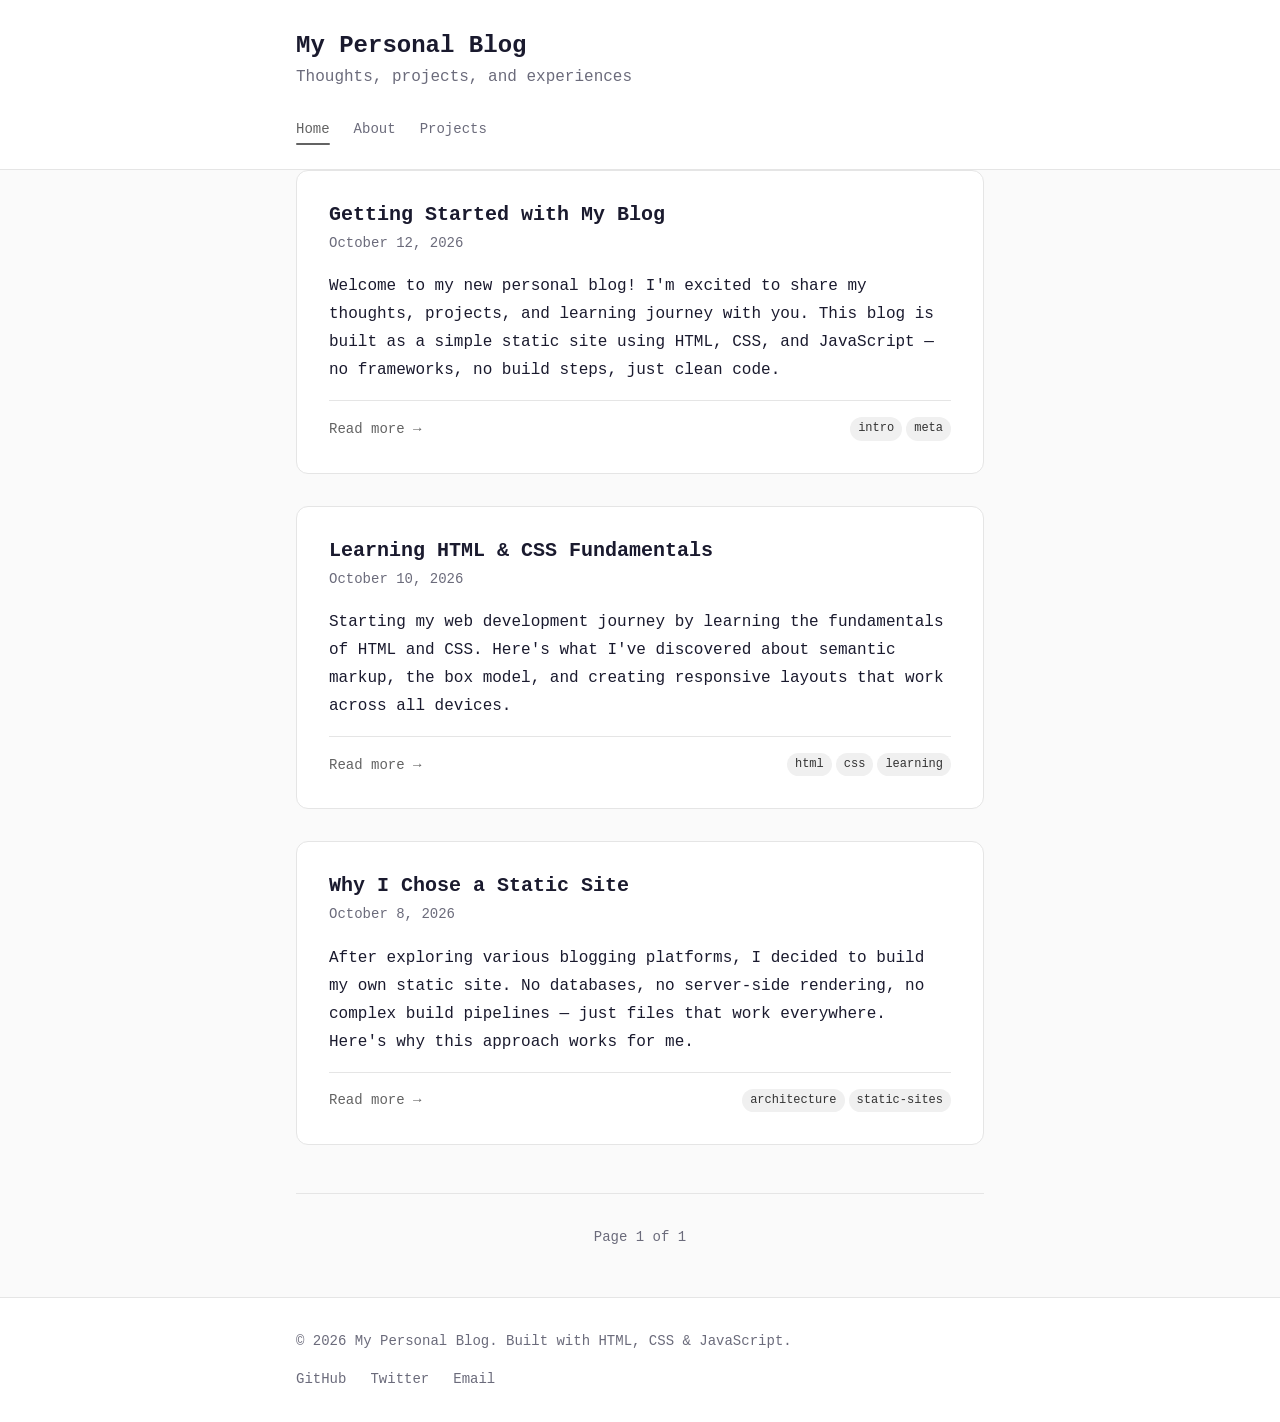
<file: index.html>
<!DOCTYPE html>
<html lang="en">
<head>
    <meta charset="UTF-8">
    <meta name="viewport" content="width=device-width, initial-scale=1.0">
    <meta name="description" content="Personal blog - thoughts, projects, and experiences">
    <title>0ufoc</title>
    <link rel="preconnect" href="https://fonts.googleapis.com">
    <link rel="preconnect" href="https://fonts.gstatic.com" crossorigin>
    <link href="https://fonts.googleapis.com/css2?family=JetBrains+Mono:wght@400;500;700&display=swap" rel="stylesheet">
    <link rel="stylesheet" href="styles.css">
</head>
<body>
    <script src="script.js" defer></script>
    <header class="site-header">
        <div class="container">
            <h1 class="site-title"><a href="index.html">My Personal Blog</a></h1>
            <p class="site-tagline">Thoughts, projects, and experiences</p>
            <nav class="site-nav">
                <a href="index.html" class="active">Home</a>
                <a href="about.html">About</a>
                <a href="projects.html">Projects</a>
            </nav>
        </div>
    </header>

    <main class="container">
        <section class="posts">
            <article class="post-card">
                <header class="post-header">
                    <h2 class="post-title"><a href="posts/first-post.html">Getting Started with My Blog</a></h2>
                    <time class="post-date" datetime="2026-10-12">October 12, 2026</time>
                </header>
                <div class="post-excerpt">
                    <p>Welcome to my new personal blog! I'm excited to share my thoughts, projects, and learning journey with you. This blog is built as a simple static site using HTML, CSS, and JavaScript — no frameworks, no build steps, just clean code.</p>
                </div>
                <footer class="post-footer">
                    <a href="posts/first-post.html" class="read-more">Read more →</a>
                    <span class="post-tags">
                        <span class="tag">intro</span>
                        <span class="tag">meta</span>
                    </span>
                </footer>
            </article>

            <article class="post-card">
                <header class="post-header">
                    <h2 class="post-title"><a href="posts/learning-html-css.html">Learning HTML & CSS Fundamentals</a></h2>
                    <time class="post-date" datetime="2026-10-10">October 10, 2026</time>
                </header>
                <div class="post-excerpt">
                    <p>Starting my web development journey by learning the fundamentals of HTML and CSS. Here's what I've discovered about semantic markup, the box model, and creating responsive layouts that work across all devices.</p>
                </div>
                <footer class="post-footer">
                    <a href="posts/learning-html-css.html" class="read-more">Read more →</a>
                    <span class="post-tags">
                        <span class="tag">html</span>
                        <span class="tag">css</span>
                        <span class="tag">learning</span>
                    </span>
                </footer>
            </article>

            <article class="post-card">
                <header class="post-header">
                    <h2 class="post-title"><a href="posts/static-site-generators.html">Why I Chose a Static Site</a></h2>
                    <time class="post-date" datetime="2026-10-08">October 8, 2026</time>
                </header>
                <div class="post-excerpt">
                    <p>After exploring various blogging platforms, I decided to build my own static site. No databases, no server-side rendering, no complex build pipelines — just files that work everywhere. Here's why this approach works for me.</p>
                </div>
                <footer class="post-footer">
                    <a href="posts/static-site-generators.html" class="read-more">Read more →</a>
                    <span class="post-tags">
                        <span class="tag">architecture</span>
                        <span class="tag">static-sites</span>
                    </span>
                </footer>
            </article>
        </section>

        <nav class="pagination">
            <span class="page-info">Page 1 of 1</span>
        </nav>
    </main>

    <footer class="site-footer">
        <div class="container">
            <p>&copy; 2026 My Personal Blog. Built with HTML, CSS & JavaScript.</p>
            <nav class="footer-nav">
                <a href="https://github.com" target="_blank" rel="noopener">GitHub</a>
                <a href="https://twitter.com" target="_blank" rel="noopener">Twitter</a>
                <a href="mailto:hello@example.com">Email</a>
            </nav>
        </div>
    </footer>
</body>
</html>
</file>
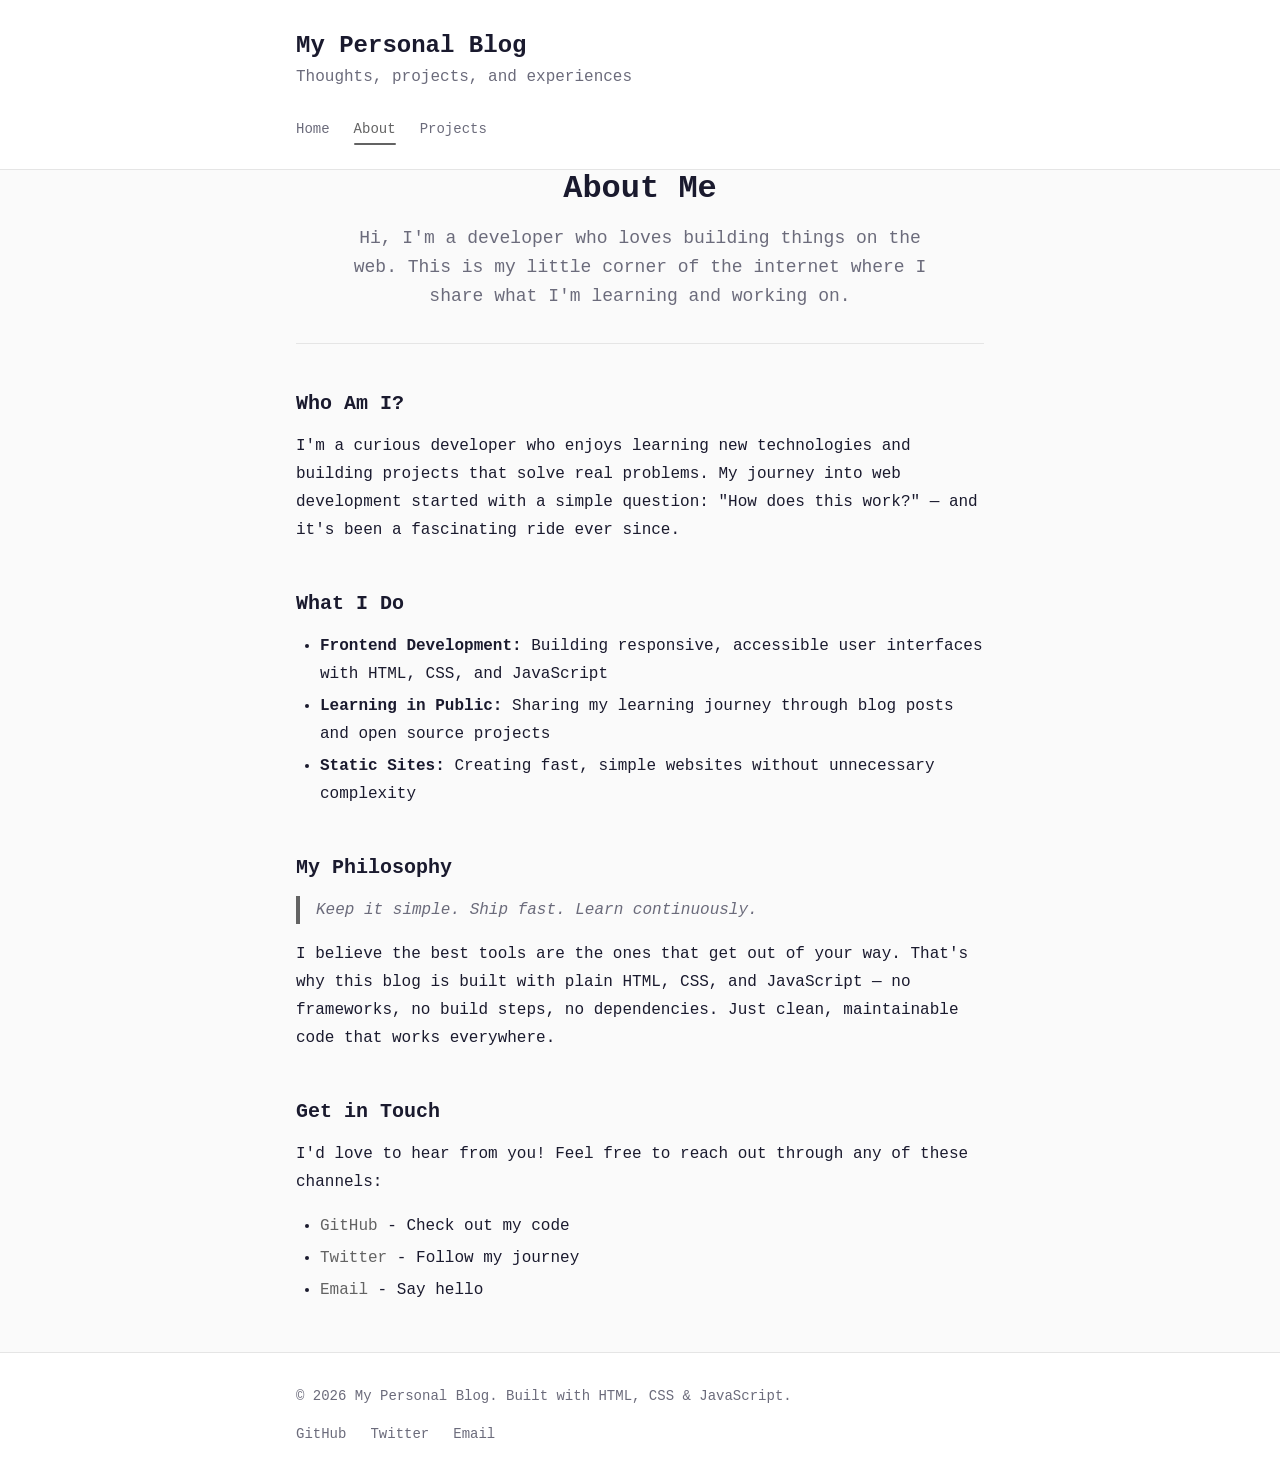
<file: about.html>
<!DOCTYPE html>
<html lang="en">
<head>
    <meta charset="UTF-8">
    <meta name="viewport" content="width=device-width, initial-scale=1.0">
    <meta name="description" content="About me - who I am and what I do">
    <title>0ufoc</title>
    <link rel="preconnect" href="https://fonts.googleapis.com">
    <link rel="preconnect" href="https://fonts.gstatic.com" crossorigin>
    <link href="https://fonts.googleapis.com/css2?family=JetBrains+Mono:wght@400;500;700&display=swap" rel="stylesheet">
    <link rel="stylesheet" href="styles.css">
</head>
<body>
    <script src="script.js" defer></script>
    <header class="site-header">
        <div class="container">
            <h1 class="site-title"><a href="index.html">My Personal Blog</a></h1>
            <p class="site-tagline">Thoughts, projects, and experiences</p>
            <nav class="site-nav">
                <a href="index.html">Home</a>
                <a href="about.html" class="active">About</a>
                <a href="projects.html">Projects</a>
            </nav>
        </div>
    </header>

    <main class="container">
        <header class="page-header">
            <h1 class="page-title">About Me</h1>
            <p class="page-description">Hi, I'm a developer who loves building things on the web. This is my little corner of the internet where I share what I'm learning and working on.</p>
        </header>

        <article class="article-content">
            <h2>Who Am I?</h2>
            <p>I'm a curious developer who enjoys learning new technologies and building projects that solve real problems. My journey into web development started with a simple question: "How does this work?" — and it's been a fascinating ride ever since.</p>

            <h2>What I Do</h2>
            <ul>
                <li><strong>Frontend Development:</strong> Building responsive, accessible user interfaces with HTML, CSS, and JavaScript</li>
                <li><strong>Learning in Public:</strong> Sharing my learning journey through blog posts and open source projects</li>
                <li><strong>Static Sites:</strong> Creating fast, simple websites without unnecessary complexity</li>
            </ul>

            <h2>My Philosophy</h2>
            <blockquote>
                Keep it simple. Ship fast. Learn continuously.
            </blockquote>

            <p>I believe the best tools are the ones that get out of your way. That's why this blog is built with plain HTML, CSS, and JavaScript — no frameworks, no build steps, no dependencies. Just clean, maintainable code that works everywhere.</p>

            <h2>Get in Touch</h2>
            <p>I'd love to hear from you! Feel free to reach out through any of these channels:</p>
            <ul>
                <li><a href="https://github.com" target="_blank" rel="noopener">GitHub</a> - Check out my code</li>
                <li><a href="https://twitter.com" target="_blank" rel="noopener">Twitter</a> - Follow my journey</li>
                <li><a href="mailto:hello@example.com">Email</a> - Say hello</li>
            </ul>
        </article>
    </main>

    <footer class="site-footer">
        <div class="container">
            <p>&copy; 2026 My Personal Blog. Built with HTML, CSS & JavaScript.</p>
            <nav class="footer-nav">
                <a href="https://github.com" target="_blank" rel="noopener">GitHub</a>
                <a href="https://twitter.com" target="_blank" rel="noopener">Twitter</a>
                <a href="mailto:hello@example.com">Email</a>
            </nav>
        </div>
    </footer>
</body>
</html>
</file>
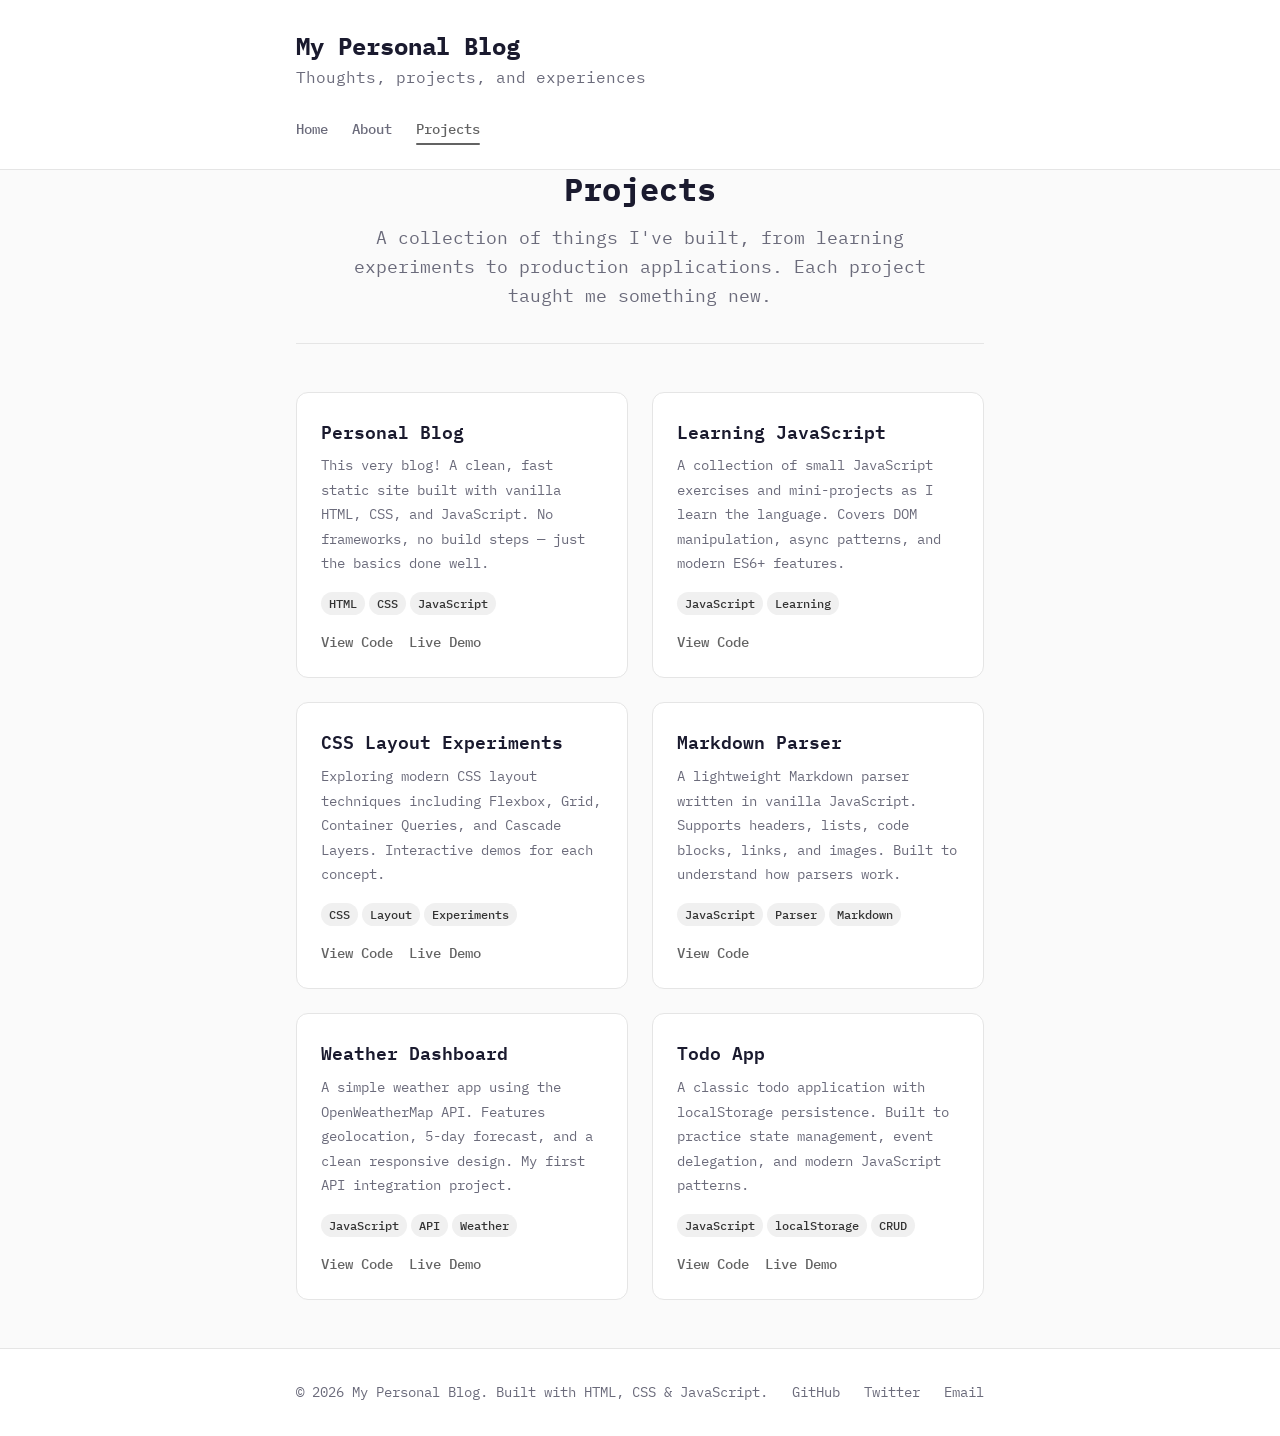
<file: projects.html>
<!DOCTYPE html>
<html lang="en">
<head>
    <meta charset="UTF-8">
    <meta name="viewport" content="width=device-width, initial-scale=1.0">
    <meta name="description" content="My projects - things I've built and am working on">
    <title>0ufoc</title>
    <link rel="preconnect" href="https://fonts.googleapis.com">
    <link rel="preconnect" href="https://fonts.gstatic.com" crossorigin>
    <link href="https://fonts.googleapis.com/css2?family=IBM+Plex+Mono:wght@400;500;600;700&display=swap" rel="stylesheet">
    <link rel="stylesheet" href="styles.css">
</head>
<body>
    <script src="script.js" defer></script>
    <header class="site-header">
        <div class="container">
            <h1 class="site-title"><a href="index.html">My Personal Blog</a></h1>
            <p class="site-tagline">Thoughts, projects, and experiences</p>
            <nav class="site-nav">
                <a href="index.html">Home</a>
                <a href="about.html">About</a>
                <a href="projects.html" class="active">Projects</a>
            </nav>
        </div>
    </header>

    <main class="container">
        <header class="page-header">
            <h1 class="page-title">Projects</h1>
            <p class="page-description">A collection of things I've built, from learning experiments to production applications. Each project taught me something new.</p>
        </header>

        <div class="project-grid">
            <article class="project-card">
                <h3 class="project-title">Personal Blog</h3>
                <p class="project-description">This very blog! A clean, fast static site built with vanilla HTML, CSS, and JavaScript. No frameworks, no build steps — just the basics done well.</p>
                <div class="project-tags">
                    <span class="tag">HTML</span>
                    <span class="tag">CSS</span>
                    <span class="tag">JavaScript</span>
                </div>
                <div class="project-links">
                    <a href="https://github.com" target="_blank" rel="noopener">View Code</a>
                    <a href="index.html">Live Demo</a>
                </div>
            </article>

            <article class="project-card">
                <h3 class="project-title">Learning JavaScript</h3>
                <p class="project-description">A collection of small JavaScript exercises and mini-projects as I learn the language. Covers DOM manipulation, async patterns, and modern ES6+ features.</p>
                <div class="project-tags">
                    <span class="tag">JavaScript</span>
                    <span class="tag">Learning</span>
                </div>
                <div class="project-links">
                    <a href="https://github.com" target="_blank" rel="noopener">View Code</a>
                </div>
            </article>

            <article class="project-card">
                <h3 class="project-title">CSS Layout Experiments</h3>
                <p class="project-description">Exploring modern CSS layout techniques including Flexbox, Grid, Container Queries, and Cascade Layers. Interactive demos for each concept.</p>
                <div class="project-tags">
                    <span class="tag">CSS</span>
                    <span class="tag">Layout</span>
                    <span class="tag">Experiments</span>
                </div>
                <div class="project-links">
                    <a href="https://github.com" target="_blank" rel="noopener">View Code</a>
                    <a href="#" target="_blank" rel="noopener">Live Demo</a>
                </div>
            </article>

            <article class="project-card">
                <h3 class="project-title">Markdown Parser</h3>
                <p class="project-description">A lightweight Markdown parser written in vanilla JavaScript. Supports headers, lists, code blocks, links, and images. Built to understand how parsers work.</p>
                <div class="project-tags">
                    <span class="tag">JavaScript</span>
                    <span class="tag">Parser</span>
                    <span class="tag">Markdown</span>
                </div>
                <div class="project-links">
                    <a href="https://github.com" target="_blank" rel="noopener">View Code</a>
                </div>
            </article>

            <article class="project-card">
                <h3 class="project-title">Weather Dashboard</h3>
                <p class="project-description">A simple weather app using the OpenWeatherMap API. Features geolocation, 5-day forecast, and a clean responsive design. My first API integration project.</p>
                <div class="project-tags">
                    <span class="tag">JavaScript</span>
                    <span class="tag">API</span>
                    <span class="tag">Weather</span>
                </div>
                <div class="project-links">
                    <a href="https://github.com" target="_blank" rel="noopener">View Code</a>
                    <a href="#" target="_blank" rel="noopener">Live Demo</a>
                </div>
            </article>

            <article class="project-card">
                <h3 class="project-title">Todo App</h3>
                <p class="project-description">A classic todo application with localStorage persistence. Built to practice state management, event delegation, and modern JavaScript patterns.</p>
                <div class="project-tags">
                    <span class="tag">JavaScript</span>
                    <span class="tag">localStorage</span>
                    <span class="tag">CRUD</span>
                </div>
                <div class="project-links">
                    <a href="https://github.com" target="_blank" rel="noopener">View Code</a>
                    <a href="#" target="_blank" rel="noopener">Live Demo</a>
                </div>
            </article>
        </div>
    </main>

    <footer class="site-footer">
        <div class="container">
            <p>&copy; 2026 My Personal Blog. Built with HTML, CSS & JavaScript.</p>
            <nav class="footer-nav">
                <a href="https://github.com" target="_blank" rel="noopener">GitHub</a>
                <a href="https://twitter.com" target="_blank" rel="noopener">Twitter</a>
                <a href="mailto:hello@example.com">Email</a>
            </nav>
        </div>
    </footer>
</body>
</html>
</file>
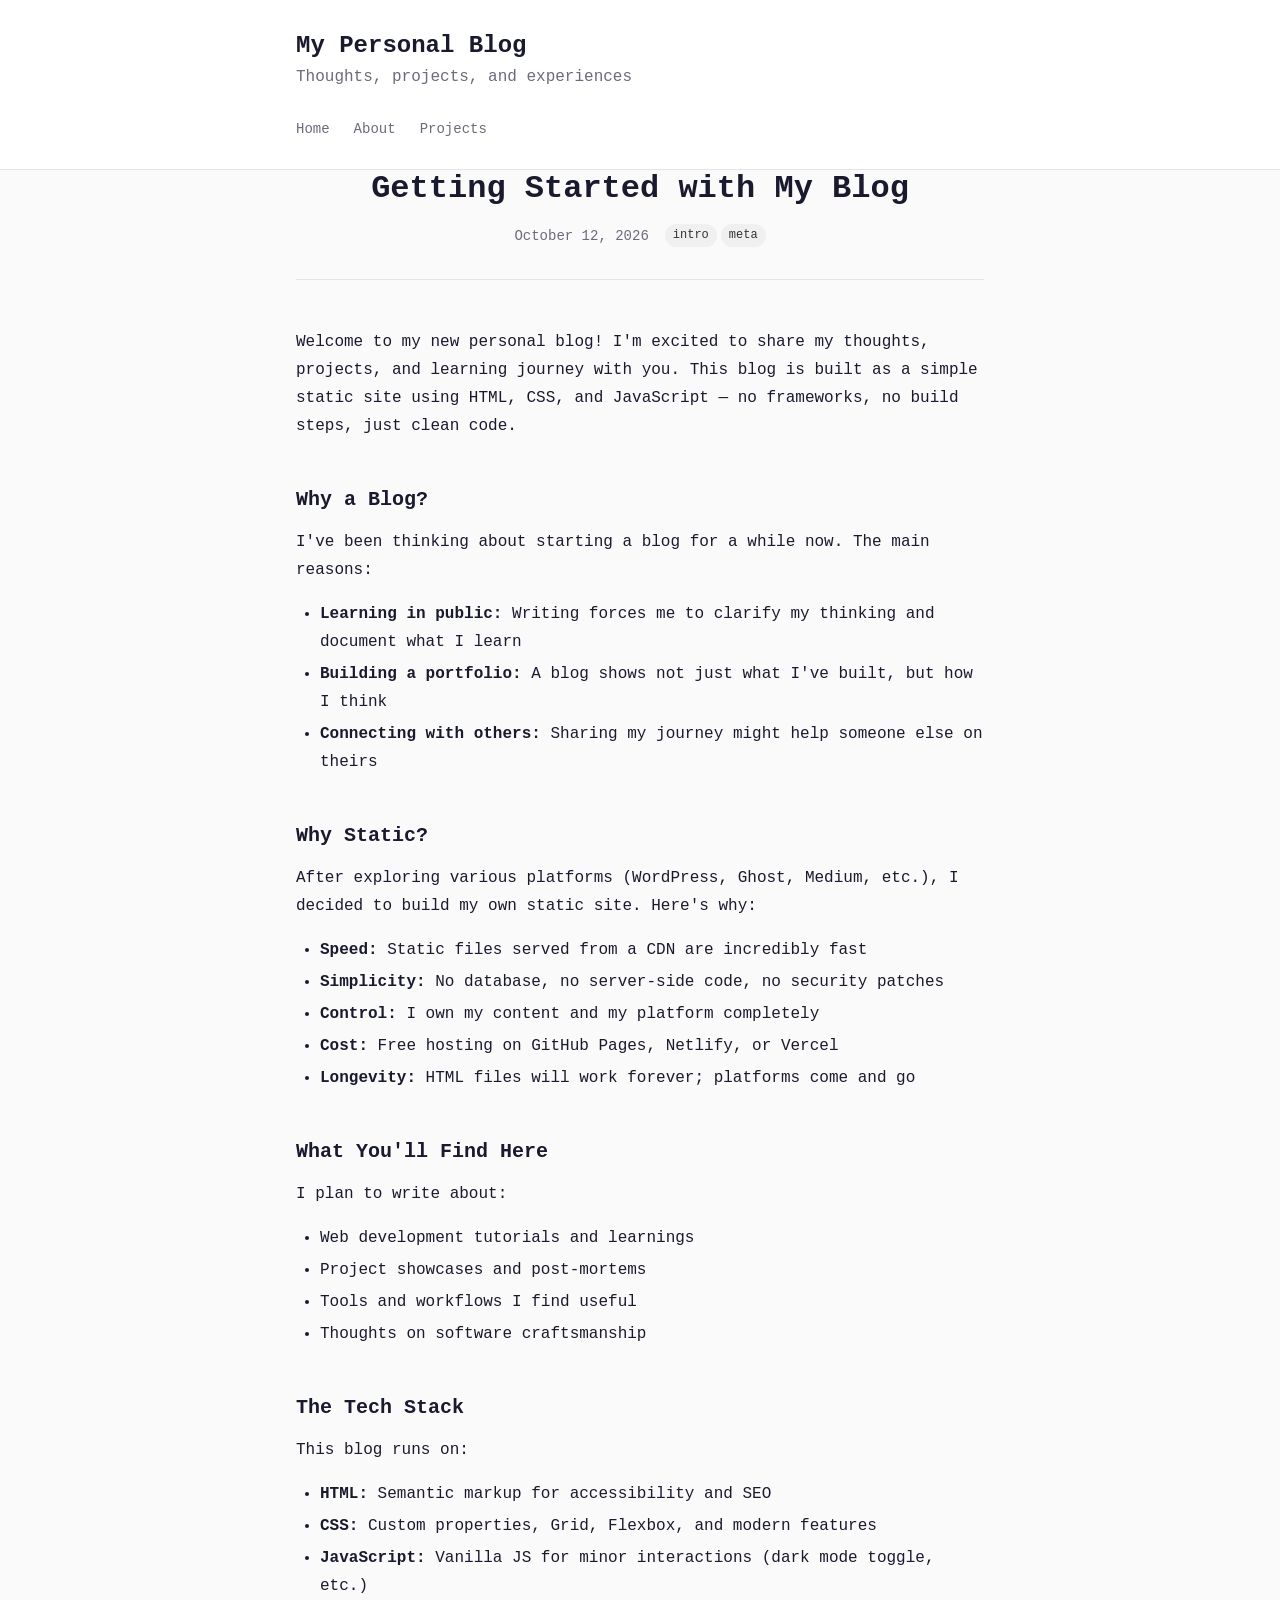
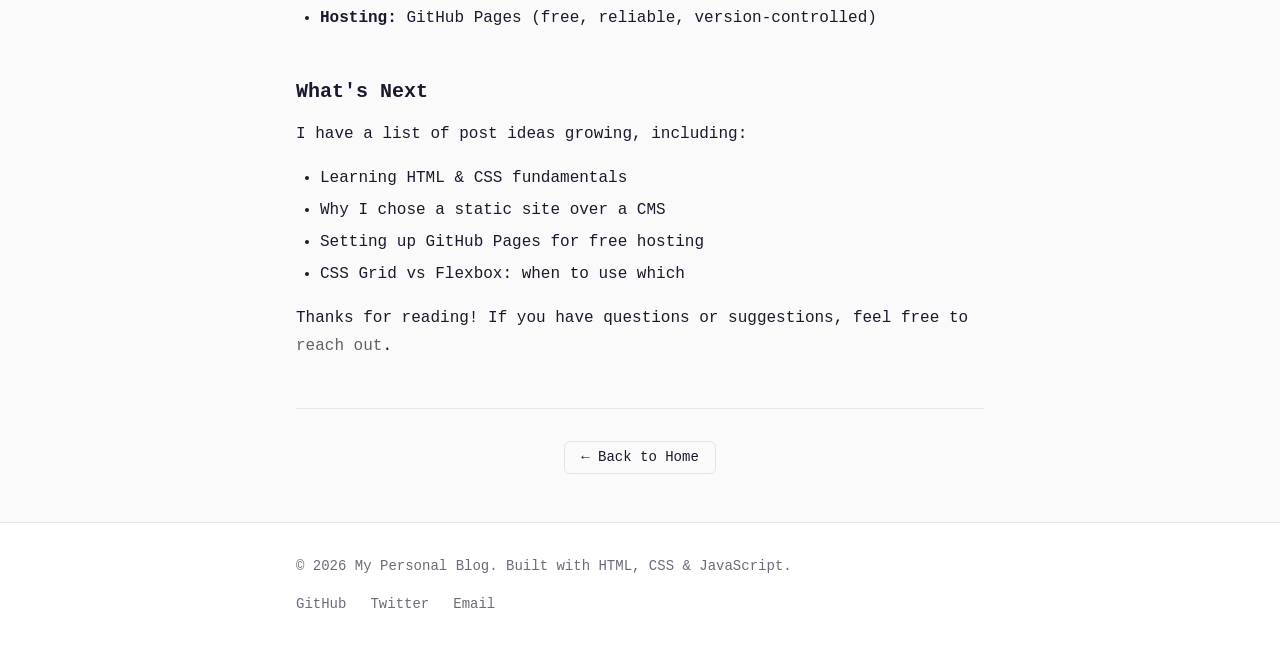
<file: posts/first-post.html>
<!DOCTYPE html>
<html lang="en">
<head>
    <meta charset="UTF-8">
    <meta name="viewport" content="width=device-width, initial-scale=1.0">
    <meta name="description" content="Welcome to my new personal blog! I'm excited to share my thoughts, projects, and learning journey with you.">
    <title>0ufoc</title>
    <link rel="preconnect" href="https://fonts.googleapis.com">
    <link rel="preconnect" href="https://fonts.gstatic.com" crossorigin>
    <link href="https://fonts.googleapis.com/css2?family=JetBrains+Mono:wght@400;500;700&display=swap" rel="stylesheet">
    <link rel="stylesheet" href="../styles.css">
</head>
<body>
    <script src="../script.js" defer></script>
    <header class="site-header">
        <div class="container">
            <h1 class="site-title"><a href="../index.html">My Personal Blog</a></h1>
            <p class="site-tagline">Thoughts, projects, and experiences</p>
            <nav class="site-nav">
                <a href="../index.html">Home</a>
                <a href="../about.html">About</a>
                <a href="../projects.html">Projects</a>
            </nav>
        </div>
    </header>

    <main class="container">
        <article>
            <header class="article-header">
                <h1 class="article-title">Getting Started with My Blog</h1>
                <div class="article-meta">
                    <time datetime="2026-10-12">October 12, 2026</time>
                    <span class="article-tags">
                        <span class="tag">intro</span>
                        <span class="tag">meta</span>
                    </span>
                </div>
            </header>

            <div class="article-content">
                <p>Welcome to my new personal blog! I'm excited to share my thoughts, projects, and learning journey with you. This blog is built as a simple static site using HTML, CSS, and JavaScript — no frameworks, no build steps, just clean code.</p>

                <h2>Why a Blog?</h2>
                <p>I've been thinking about starting a blog for a while now. The main reasons:</p>
                <ul>
                    <li><strong>Learning in public:</strong> Writing forces me to clarify my thinking and document what I learn</li>
                    <li><strong>Building a portfolio:</strong> A blog shows not just what I've built, but how I think</li>
                    <li><strong>Connecting with others:</strong> Sharing my journey might help someone else on theirs</li>
                </ul>

                <h2>Why Static?</h2>
                <p>After exploring various platforms (WordPress, Ghost, Medium, etc.), I decided to build my own static site. Here's why:</p>
                <ul>
                    <li><strong>Speed:</strong> Static files served from a CDN are incredibly fast</li>
                    <li><strong>Simplicity:</strong> No database, no server-side code, no security patches</li>
                    <li><strong>Control:</strong> I own my content and my platform completely</li>
                    <li><strong>Cost:</strong> Free hosting on GitHub Pages, Netlify, or Vercel</li>
                    <li><strong>Longevity:</strong> HTML files will work forever; platforms come and go</li>
                </ul>

                <h2>What You'll Find Here</h2>
                <p>I plan to write about:</p>
                <ul>
                    <li>Web development tutorials and learnings</li>
                    <li>Project showcases and post-mortems</li>
                    <li>Tools and workflows I find useful</li>
                    <li>Thoughts on software craftsmanship</li>
                </ul>

                <h2>The Tech Stack</h2>
                <p>This blog runs on:</p>
                <ul>
                    <li><strong>HTML:</strong> Semantic markup for accessibility and SEO</li>
                    <li><strong>CSS:</strong> Custom properties, Grid, Flexbox, and modern features</li>
                    <li><strong>JavaScript:</strong> Vanilla JS for minor interactions (dark mode toggle, etc.)</li>
                    <li><strong>Hosting:</strong> GitHub Pages (free, reliable, version-controlled)</li>
                </ul>

                <h2>What's Next</h2>
                <p>I have a list of post ideas growing, including:</p>
                <ul>
                    <li>Learning HTML & CSS fundamentals</li>
                    <li>Why I chose a static site over a CMS</li>
                    <li>Setting up GitHub Pages for free hosting</li>
                    <li>CSS Grid vs Flexbox: when to use which</li>
                </ul>

                <p>Thanks for reading! If you have questions or suggestions, feel free to <a href="../about.html#get-in-touch">reach out</a>.</p>
            </div>
        </article>

        <nav class="pagination">
            <a href="../index.html" class="prev">← Back to Home</a>
        </nav>
    </main>

    <footer class="site-footer">
        <div class="container">
            <p>&copy; 2026 My Personal Blog. Built with HTML, CSS & JavaScript.</p>
            <nav class="footer-nav">
                <a href="https://github.com" target="_blank" rel="noopener">GitHub</a>
                <a href="https://twitter.com" target="_blank" rel="noopener">Twitter</a>
                <a href="mailto:hello@example.com">Email</a>
            </nav>
        </div>
    </footer>
</body>
</html>
</file>
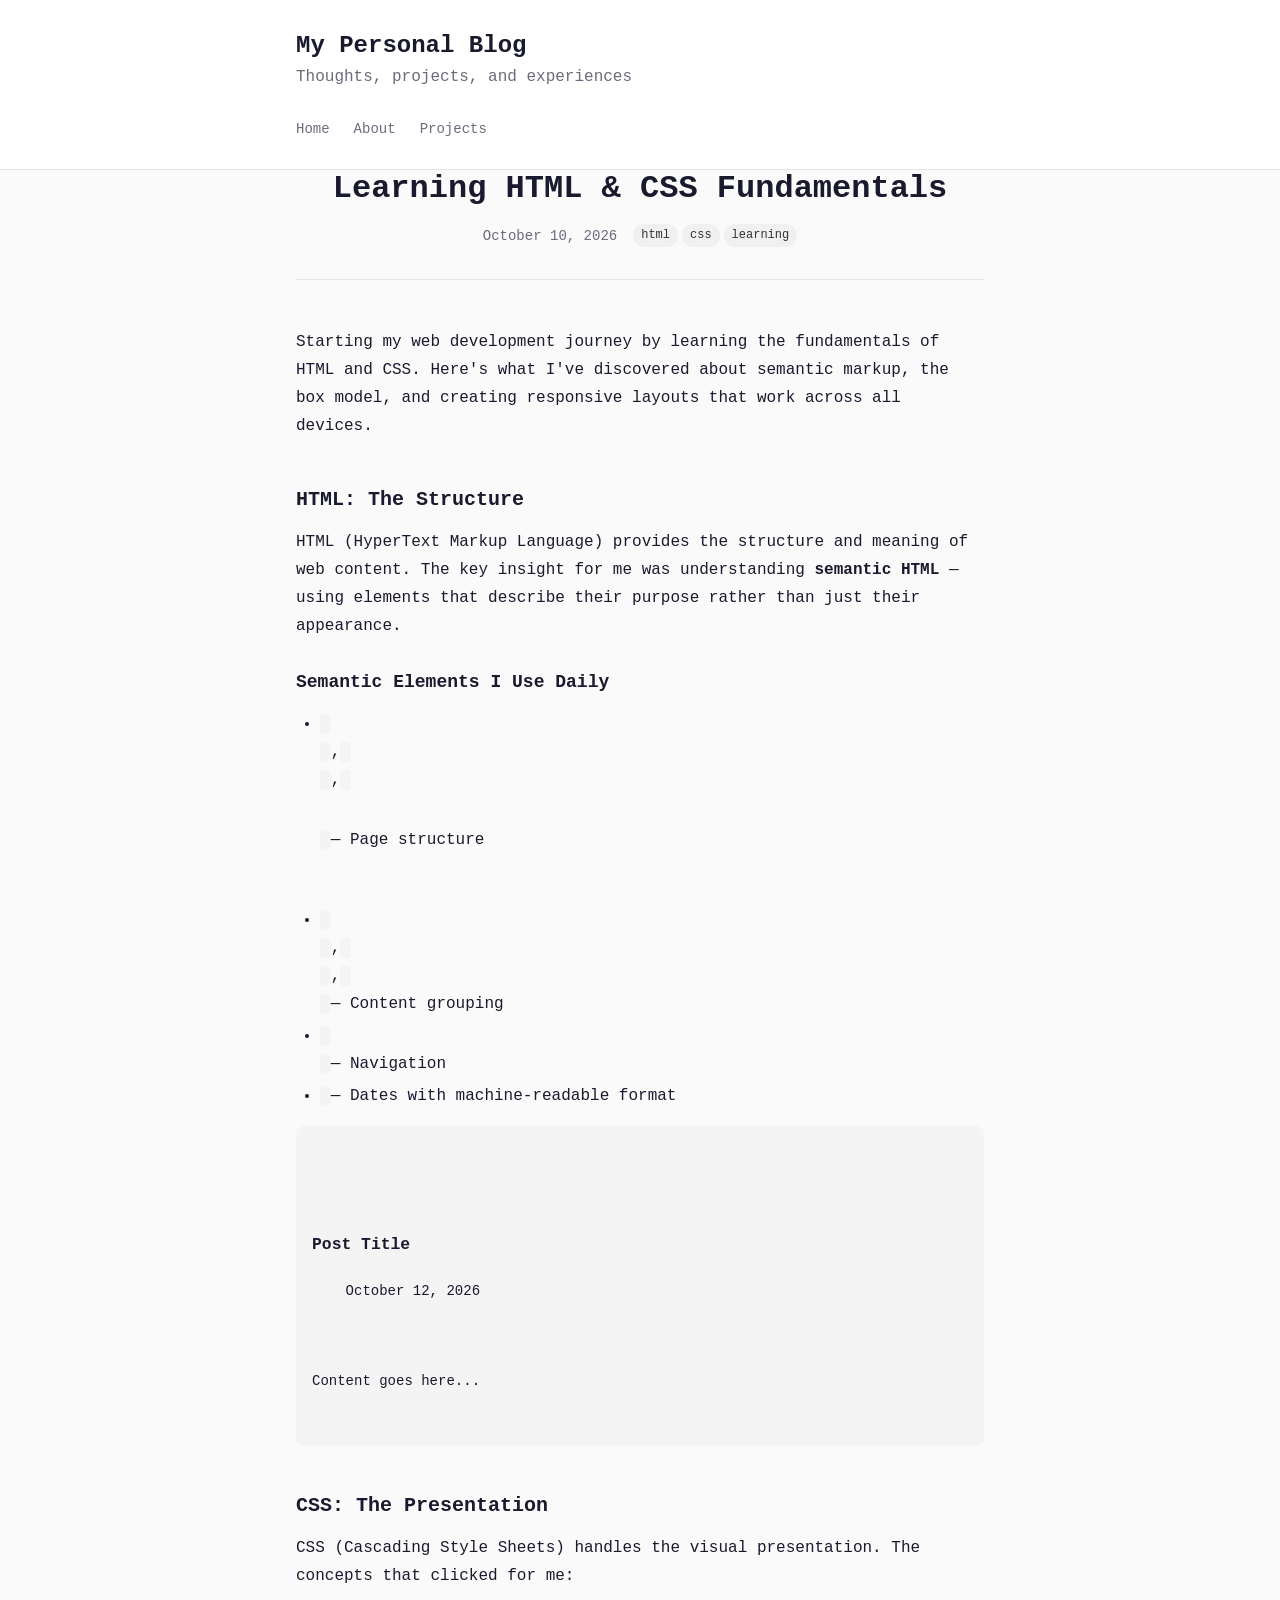
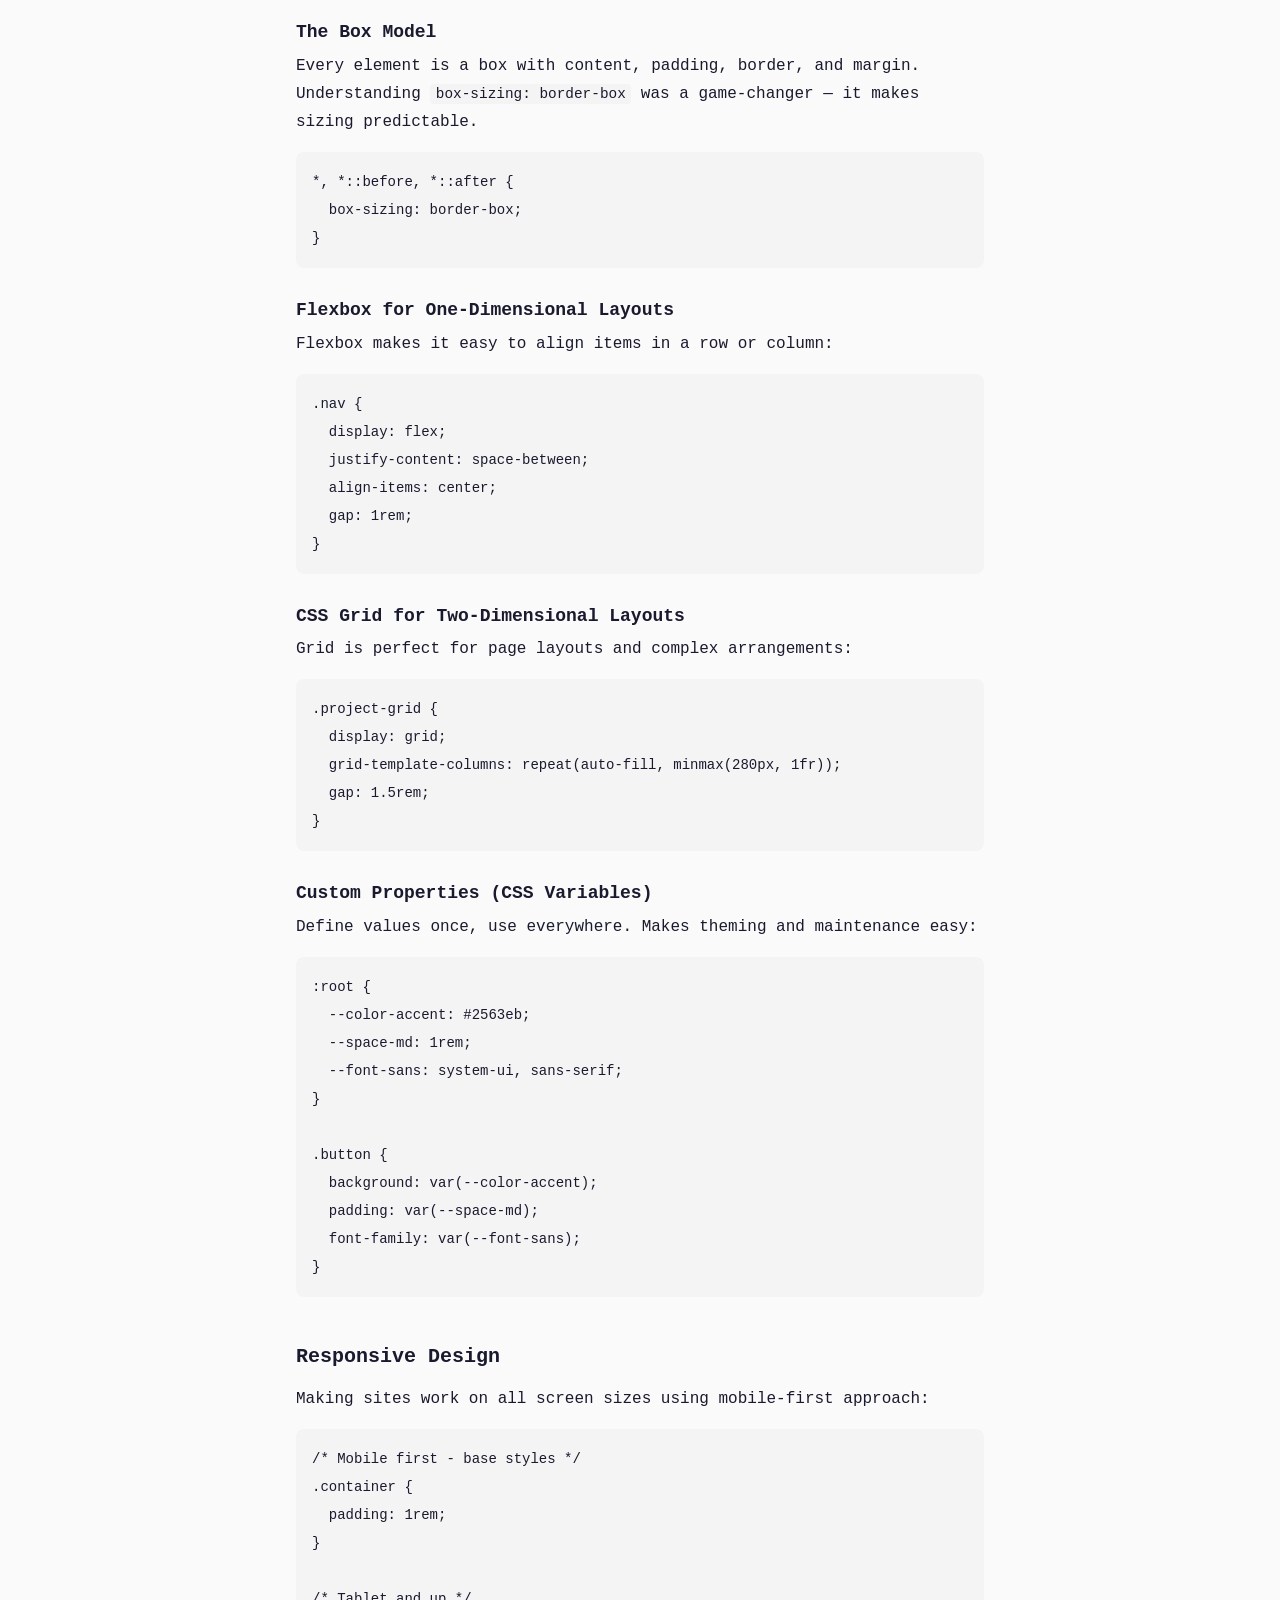
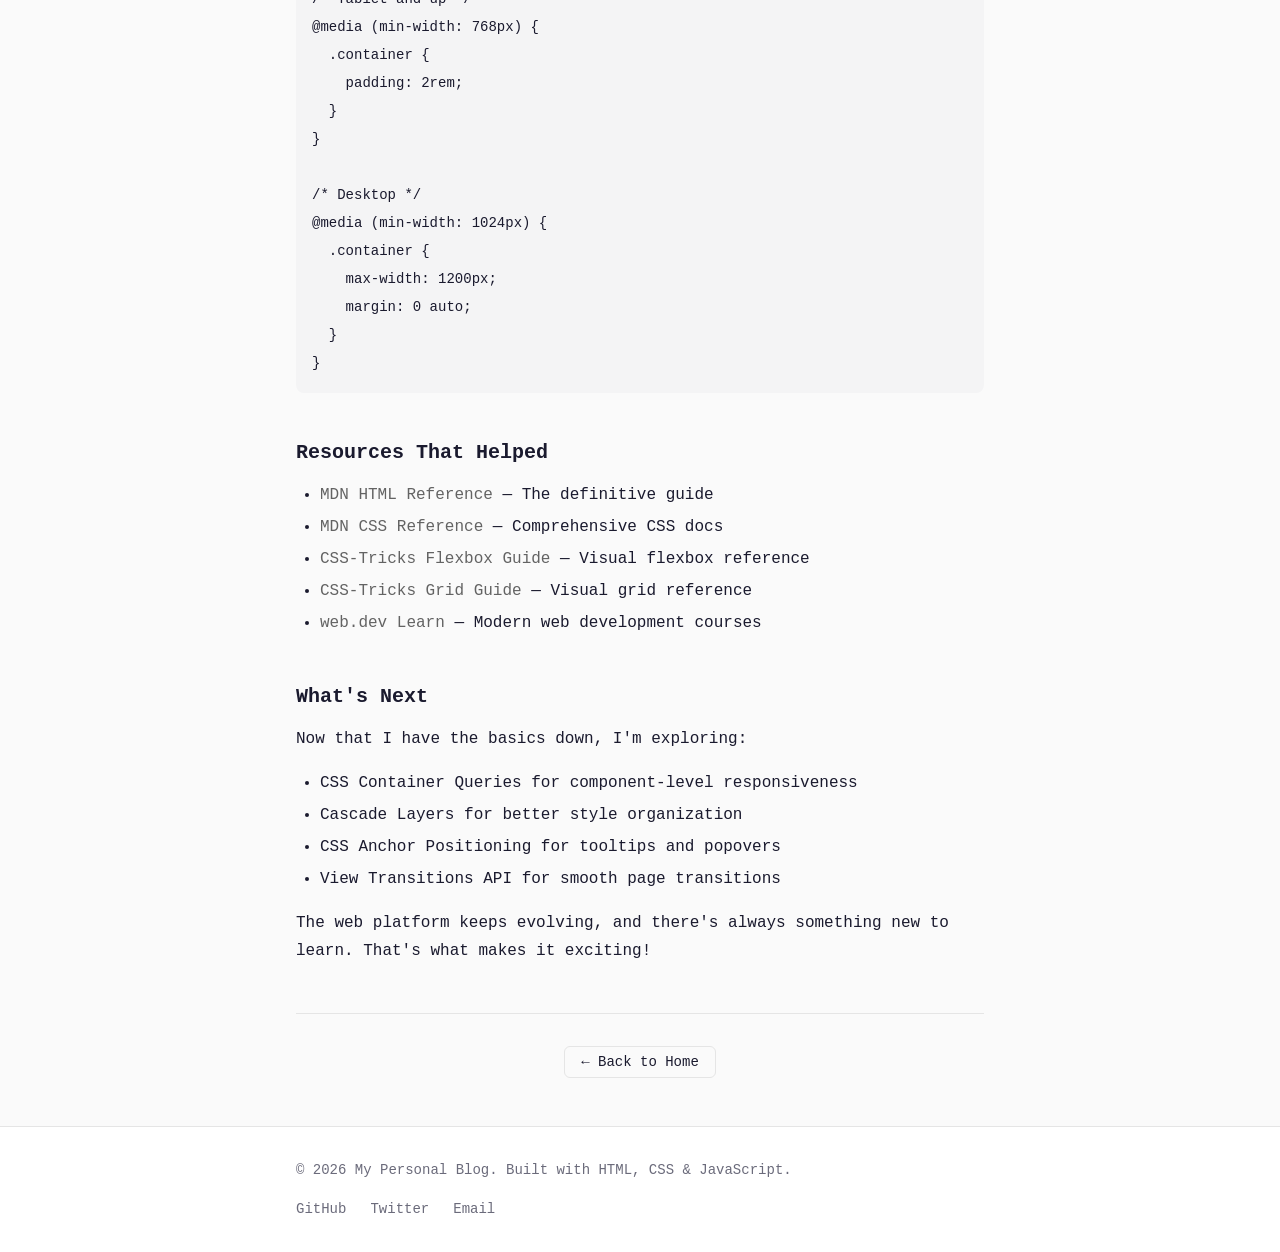
<file: posts/learning-html-css.html>
<!DOCTYPE html>
<html lang="en">
<head>
    <meta charset="UTF-8">
    <meta name="viewport" content="width=device-width, initial-scale=1.0">
    <meta name="description" content="Starting my web development journey by learning the fundamentals of HTML and CSS. Here's what I've discovered about semantic markup, the box model, and creating responsive layouts.">
    <title>0ufoc</title>
    <link rel="preconnect" href="https://fonts.googleapis.com">
    <link rel="preconnect" href="https://fonts.gstatic.com" crossorigin>
    <link href="https://fonts.googleapis.com/css2?family=JetBrains+Mono:wght@400;500;700&display=swap" rel="stylesheet">
    <link rel="stylesheet" href="../styles.css">
</head>
<body>
    <script src="../script.js" defer></script>
    <header class="site-header">
        <div class="container">
            <h1 class="site-title"><a href="../index.html">My Personal Blog</a></h1>
            <p class="site-tagline">Thoughts, projects, and experiences</p>
            <nav class="site-nav">
                <a href="../index.html">Home</a>
                <a href="../about.html">About</a>
                <a href="../projects.html">Projects</a>
            </nav>
        </div>
    </header>

    <main class="container">
        <article>
            <header class="article-header">
                <h1 class="article-title">Learning HTML & CSS Fundamentals</h1>
                <div class="article-meta">
                    <time datetime="2026-10-10">October 10, 2026</time>
                    <span class="article-tags">
                        <span class="tag">html</span>
                        <span class="tag">css</span>
                        <span class="tag">learning</span>
                    </span>
                </div>
            </header>

            <div class="article-content">
                <p>Starting my web development journey by learning the fundamentals of HTML and CSS. Here's what I've discovered about semantic markup, the box model, and creating responsive layouts that work across all devices.</p>

                <h2>HTML: The Structure</h2>
                <p>HTML (HyperText Markup Language) provides the structure and meaning of web content. The key insight for me was understanding <strong>semantic HTML</strong> — using elements that describe their purpose rather than just their appearance.</p>

                <h3>Semantic Elements I Use Daily</h3>
                <ul>
                    <li><code><header></code>, <code><footer></code>, <code><main></code> — Page structure</li>
                    <li><code><article></code>, <code><section></code>, <code><aside></code> — Content grouping</li>
                    <li><code><nav></code> — Navigation</li>
                    <li><code><time></code> — Dates with machine-readable format</li>
                </ul>

                <pre><code><article>
  <header>
    <h1>Post Title</h1>
    <time datetime="2026-10-12">October 12, 2026</time>
  </header>
  <p>Content goes here...</p>
</article></code></pre>

                <h2>CSS: The Presentation</h2>
                <p>CSS (Cascading Style Sheets) handles the visual presentation. The concepts that clicked for me:</p>

                <h3>The Box Model</h3>
                <p>Every element is a box with content, padding, border, and margin. Understanding <code>box-sizing: border-box</code> was a game-changer — it makes sizing predictable.</p>

                <pre><code>*, *::before, *::after {
  box-sizing: border-box;
}</code></pre>

                <h3>Flexbox for One-Dimensional Layouts</h3>
                <p>Flexbox makes it easy to align items in a row or column:</p>

                <pre><code>.nav {
  display: flex;
  justify-content: space-between;
  align-items: center;
  gap: 1rem;
}</code></pre>

                <h3>CSS Grid for Two-Dimensional Layouts</h3>
                <p>Grid is perfect for page layouts and complex arrangements:</p>

                <pre><code>.project-grid {
  display: grid;
  grid-template-columns: repeat(auto-fill, minmax(280px, 1fr));
  gap: 1.5rem;
}</code></pre>

                <h3>Custom Properties (CSS Variables)</h3>
                <p>Define values once, use everywhere. Makes theming and maintenance easy:</p>

                <pre><code>:root {
  --color-accent: #2563eb;
  --space-md: 1rem;
  --font-sans: system-ui, sans-serif;
}

.button {
  background: var(--color-accent);
  padding: var(--space-md);
  font-family: var(--font-sans);
}</code></pre>

                <h2>Responsive Design</h2>
                <p>Making sites work on all screen sizes using mobile-first approach:</p>

                <pre><code>/* Mobile first - base styles */
.container {
  padding: 1rem;
}

/* Tablet and up */
@media (min-width: 768px) {
  .container {
    padding: 2rem;
  }
}

/* Desktop */
@media (min-width: 1024px) {
  .container {
    max-width: 1200px;
    margin: 0 auto;
  }
}</code></pre>

                <h2>Resources That Helped</h2>
                <ul>
                    <li><a href="https://developer.mozilla.org/en-US/docs/Web/HTML" target="_blank" rel="noopener">MDN HTML Reference</a> — The definitive guide</li>
                    <li><a href="https://developer.mozilla.org/en-US/docs/Web/CSS" target="_blank" rel="noopener">MDN CSS Reference</a> — Comprehensive CSS docs</li>
                    <li><a href="https://css-tricks.com/snippets/css/a-guide-to-flexbox/" target="_blank" rel="noopener">CSS-Tricks Flexbox Guide</a> — Visual flexbox reference</li>
                    <li><a href="https://css-tricks.com/snippets/css/complete-guide-grid/" target="_blank" rel="noopener">CSS-Tricks Grid Guide</a> — Visual grid reference</li>
                    <li><a href="https://web.dev/learn/" target="_blank" rel="noopener">web.dev Learn</a> — Modern web development courses</li>
                </ul>

                <h2>What's Next</h2>
                <p>Now that I have the basics down, I'm exploring:</p>
                <ul>
                    <li>CSS Container Queries for component-level responsiveness</li>
                    <li>Cascade Layers for better style organization</li>
                    <li>CSS Anchor Positioning for tooltips and popovers</li>
                    <li>View Transitions API for smooth page transitions</li>
                </ul>

                <p>The web platform keeps evolving, and there's always something new to learn. That's what makes it exciting!</p>
            </div>
        </article>

        <nav class="pagination">
            <a href="../index.html" class="prev">← Back to Home</a>
        </nav>
    </main>

    <footer class="site-footer">
        <div class="container">
            <p>&copy; 2026 My Personal Blog. Built with HTML, CSS & JavaScript.</p>
            <nav class="footer-nav">
                <a href="https://github.com" target="_blank" rel="noopener">GitHub</a>
                <a href="https://twitter.com" target="_blank" rel="noopener">Twitter</a>
                <a href="mailto:hello@example.com">Email</a>
            </nav>
        </div>
    </footer>
</body>
</html>
</file>
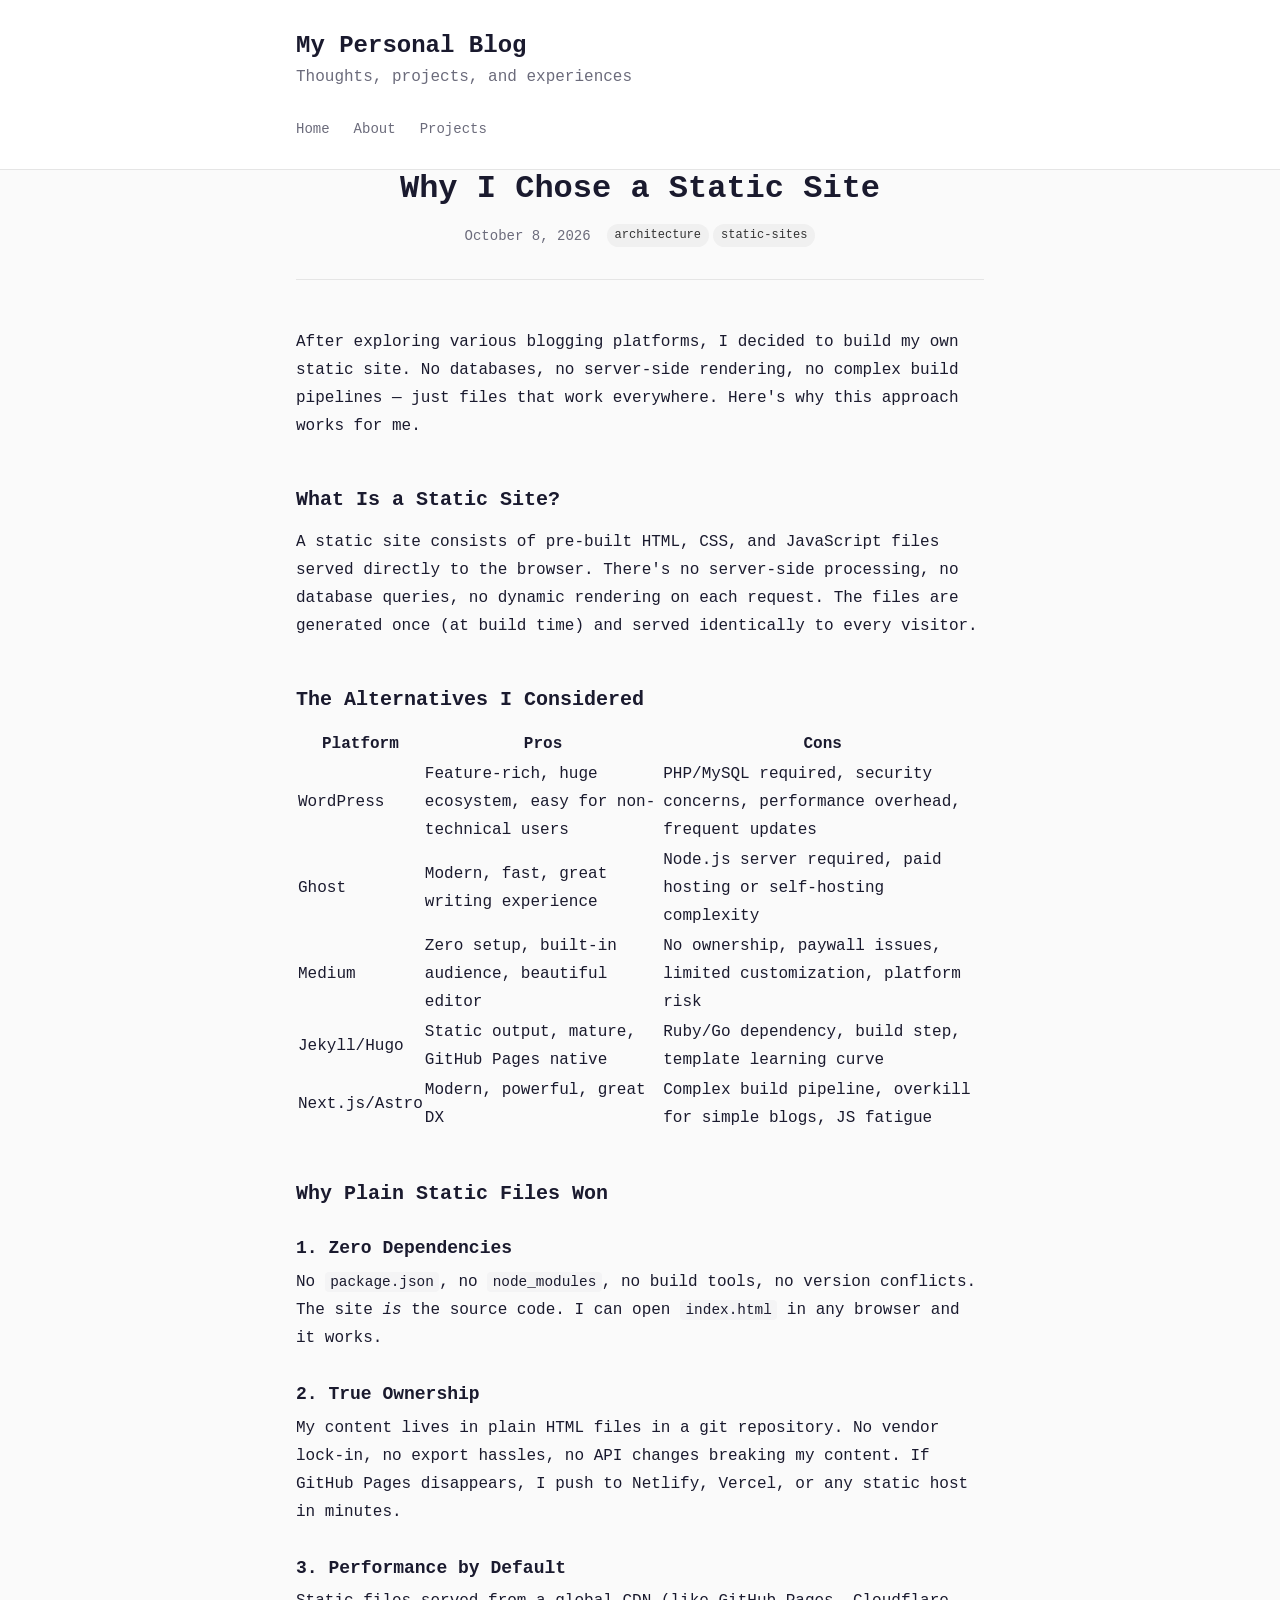
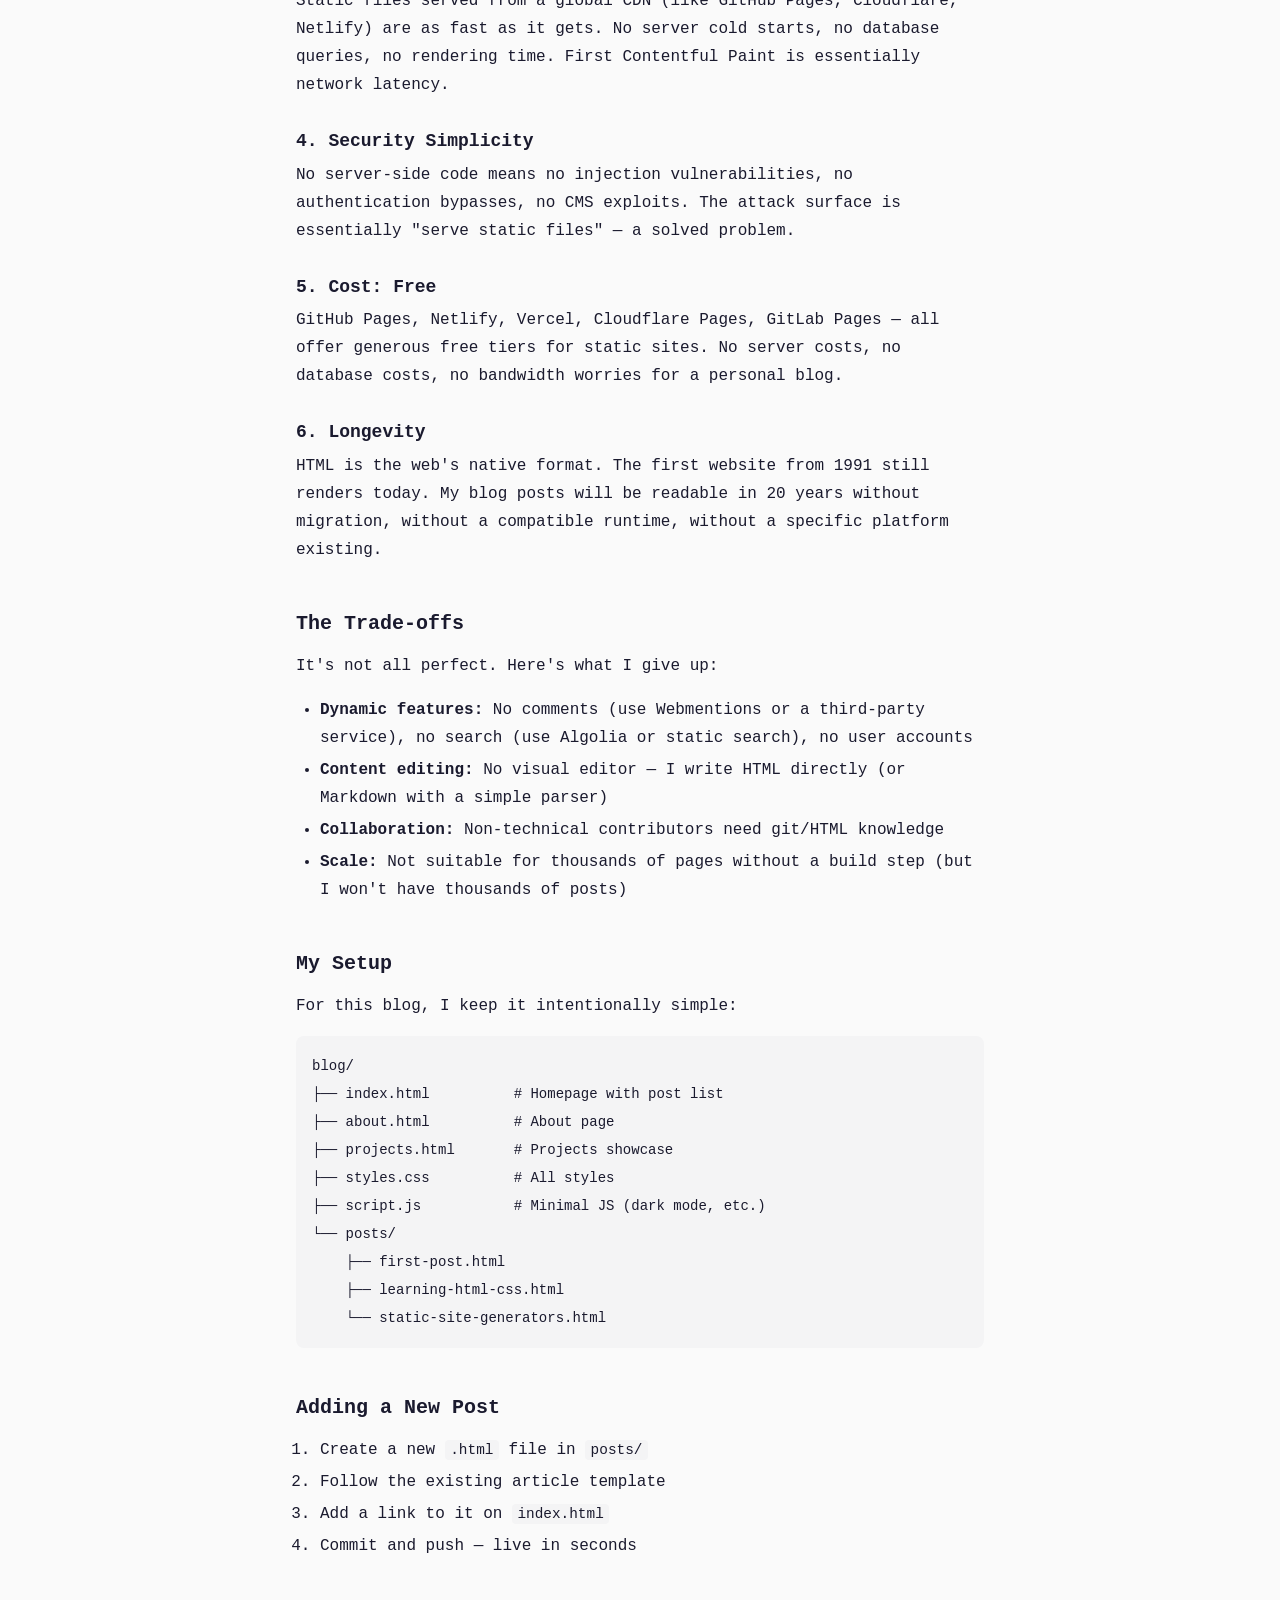
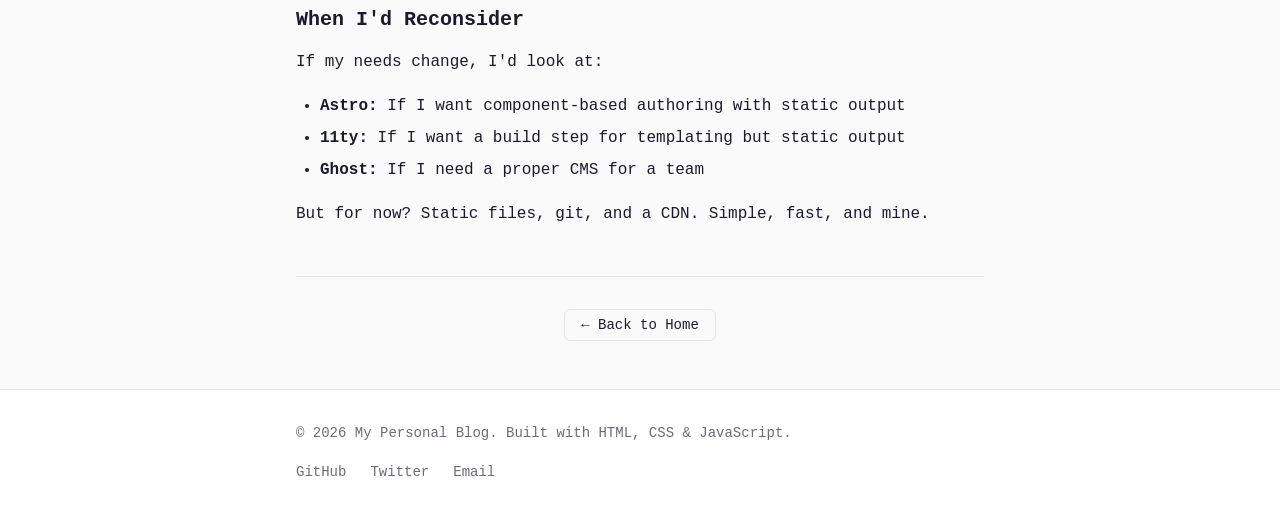
<file: posts/static-site-generators.html>
<!DOCTYPE html>
<html lang="en">
<head>
    <meta charset="UTF-8">
    <meta name="viewport" content="width=device-width, initial-scale=1.0">
    <meta name="description" content="After exploring various blogging platforms, I decided to build my own static site. No databases, no server-side rendering, no complex build pipelines — just files that work everywhere.">
    <title>0ufoc</title>
    <link rel="preconnect" href="https://fonts.googleapis.com">
    <link rel="preconnect" href="https://fonts.gstatic.com" crossorigin>
    <link href="https://fonts.googleapis.com/css2?family=JetBrains+Mono:wght@400;500;700&display=swap" rel="stylesheet">
    <link rel="stylesheet" href="../styles.css">
</head>
<body>
    <script src="../script.js" defer></script>
    <header class="site-header">
        <div class="container">
            <h1 class="site-title"><a href="../index.html">My Personal Blog</a></h1>
            <p class="site-tagline">Thoughts, projects, and experiences</p>
            <nav class="site-nav">
                <a href="../index.html">Home</a>
                <a href="../about.html">About</a>
                <a href="../projects.html">Projects</a>
            </nav>
        </div>
    </header>

    <main class="container">
        <article>
            <header class="article-header">
                <h1 class="article-title">Why I Chose a Static Site</h1>
                <div class="article-meta">
                    <time datetime="2026-10-08">October 8, 2026</time>
                    <span class="article-tags">
                        <span class="tag">architecture</span>
                        <span class="tag">static-sites</span>
                    </span>
                </div>
            </header>

            <div class="article-content">
                <p>After exploring various blogging platforms, I decided to build my own static site. No databases, no server-side rendering, no complex build pipelines — just files that work everywhere. Here's why this approach works for me.</p>

                <h2>What Is a Static Site?</h2>
                <p>A static site consists of pre-built HTML, CSS, and JavaScript files served directly to the browser. There's no server-side processing, no database queries, no dynamic rendering on each request. The files are generated once (at build time) and served identically to every visitor.</p>

                <h2>The Alternatives I Considered</h2>
                <table>
                    <thead>
                        <tr>
                            <th>Platform</th>
                            <th>Pros</th>
                            <th>Cons</th>
                        </tr>
                    </thead>
                    <tbody>
                        <tr>
                            <td>WordPress</td>
                            <td>Feature-rich, huge ecosystem, easy for non-technical users</td>
                            <td>PHP/MySQL required, security concerns, performance overhead, frequent updates</td>
                        </tr>
                        <tr>
                            <td>Ghost</td>
                            <td>Modern, fast, great writing experience</td>
                            <td>Node.js server required, paid hosting or self-hosting complexity</td>
                        </tr>
                        <tr>
                            <td>Medium</td>
                            <td>Zero setup, built-in audience, beautiful editor</td>
                            <td>No ownership, paywall issues, limited customization, platform risk</td>
                        </tr>
                        <tr>
                            <td>Jekyll/Hugo</td>
                            <td>Static output, mature, GitHub Pages native</td>
                            <td>Ruby/Go dependency, build step, template learning curve</td>
                        </tr>
                        <tr>
                            <td>Next.js/Astro</td>
                            <td>Modern, powerful, great DX</td>
                            <td>Complex build pipeline, overkill for simple blogs, JS fatigue</td>
                        </tr>
                    </tbody>
                </table>

                <h2>Why Plain Static Files Won</h2>

                <h3>1. Zero Dependencies</h3>
                <p>No <code>package.json</code>, no <code>node_modules</code>, no build tools, no version conflicts. The site <em>is</em> the source code. I can open <code>index.html</code> in any browser and it works.</p>

                <h3>2. True Ownership</h3>
                <p>My content lives in plain HTML files in a git repository. No vendor lock-in, no export hassles, no API changes breaking my content. If GitHub Pages disappears, I push to Netlify, Vercel, or any static host in minutes.</p>

                <h3>3. Performance by Default</h3>
                <p>Static files served from a global CDN (like GitHub Pages, Cloudflare, Netlify) are as fast as it gets. No server cold starts, no database queries, no rendering time. First Contentful Paint is essentially network latency.</p>

                <h3>4. Security Simplicity</h3>
                <p>No server-side code means no injection vulnerabilities, no authentication bypasses, no CMS exploits. The attack surface is essentially "serve static files" — a solved problem.</p>

                <h3>5. Cost: Free</h3>
                <p>GitHub Pages, Netlify, Vercel, Cloudflare Pages, GitLab Pages — all offer generous free tiers for static sites. No server costs, no database costs, no bandwidth worries for a personal blog.</p>

                <h3>6. Longevity</h3>
                <p>HTML is the web's native format. The first website from 1991 still renders today. My blog posts will be readable in 20 years without migration, without a compatible runtime, without a specific platform existing.</p>

                <h2>The Trade-offs</h2>
                <p>It's not all perfect. Here's what I give up:</p>
                <ul>
                    <li><strong>Dynamic features:</strong> No comments (use Webmentions or a third-party service), no search (use Algolia or static search), no user accounts</li>
                    <li><strong>Content editing:</strong> No visual editor — I write HTML directly (or Markdown with a simple parser)</li>
                    <li><strong>Collaboration:</strong> Non-technical contributors need git/HTML knowledge</li>
                    <li><strong>Scale:</strong> Not suitable for thousands of pages without a build step (but I won't have thousands of posts)</li>
                </ul>

                <h2>My Setup</h2>
                <p>For this blog, I keep it intentionally simple:</p>
                <pre><code>blog/
├── index.html          # Homepage with post list
├── about.html          # About page
├── projects.html       # Projects showcase
├── styles.css          # All styles
├── script.js           # Minimal JS (dark mode, etc.)
└── posts/
    ├── first-post.html
    ├── learning-html-css.html
    └── static-site-generators.html</code></pre>

                <h2>Adding a New Post</h2>
                <ol>
                    <li>Create a new <code>.html</code> file in <code>posts/</code></li>
                    <li>Follow the existing article template</li>
                    <li>Add a link to it on <code>index.html</code></li>
                    <li>Commit and push — live in seconds</li>
                </ol>

                <h2>When I'd Reconsider</h2>
                <p>If my needs change, I'd look at:</p>
                <ul>
                    <li><strong>Astro:</strong> If I want component-based authoring with static output</li>
                    <li><strong>11ty:</strong> If I want a build step for templating but static output</li>
                    <li><strong>Ghost:</strong> If I need a proper CMS for a team</li>
                </ul>

                <p>But for now? Static files, git, and a CDN. Simple, fast, and mine.</p>
            </div>
        </article>

        <nav class="pagination">
            <a href="../index.html" class="prev">← Back to Home</a>
        </nav>
    </main>

    <footer class="site-footer">
        <div class="container">
            <p>&copy; 2026 My Personal Blog. Built with HTML, CSS & JavaScript.</p>
            <nav class="footer-nav">
                <a href="https://github.com" target="_blank" rel="noopener">GitHub</a>
                <a href="https://twitter.com" target="_blank" rel="noopener">Twitter</a>
                <a href="mailto:hello@example.com">Email</a>
            </nav>
        </div>
    </footer>
</body>
</html>
</file>
<file: styles.css>
/* Reset & Base Styles */
*, *::before, *::after {
    box-sizing: border-box;
    margin: 0;
    padding: 0;
}

:root {
    /* Color palette - easily customizable */
    --color-bg: #fafafa;
    --color-bg-alt: #ffffff;
    --color-text: #1a1a2e;
    --color-text-muted: #6b6b7b;
    --color-accent: #636363;
    --color-accent-hover: #525252;
    --color-border: #e5e5e5;
    --color-code-bg: #f4f4f5;
    --color-tag-bg: #f0f0f0;
    --color-tag-text: #333333;

    /* Spacing scale */
    --space-xs: 0.25rem;
    --space-sm: 0.5rem;
    --space-md: 1rem;
    --space-lg: 1.5rem;
    --space-xl: 2rem;
    --space-2xl: 3rem;

    /* Typography */
    --font-sans: 'IBM Plex Mono', 'Courier New', Courier, monospace;
    --font-mono: 'IBM Plex Mono', ui-monospace, SFMono-Regular, 'SF Mono', Menlo, monospace;
    --font-size-sm: 0.875rem;
    --font-size-base: 1rem;
    --font-size-lg: 1.125rem;
    --font-size-xl: 1.25rem;
    --font-size-2xl: 1.5rem;
    --font-size-3xl: 2rem;
    --line-height-tight: 1.2;
    --line-height-normal: 1.6;
    --line-height-relaxed: 1.75;

    /* Layout */
    --max-width: 720px;
    --header-height: auto;

    /* Shadows */
    --shadow-sm: 0 1px 2px rgba(0, 0, 0, 0.05);
    --shadow-md: 0 4px 6px -1px rgba(0, 0, 0, 0.1), 0 2px 4px -2px rgba(0, 0, 0, 0.1);
    --shadow-lg: 0 10px 15px -3px rgba(0, 0, 0, 0.1), 0 4px 6px -4px rgba(0, 0, 0, 0.1);
}

/* Dark mode support */
@media (prefers-color-scheme: dark) {
    :root {
        --color-bg: #0a0a0a;
        --color-bg-alt: #121212;
        --color-text: #e0e0e0;
        --color-text-muted: #b0b0b0;
        --color-accent: #757575;
        --color-accent-hover: #616161;
        --color-border: #2d2d2d;
        --color-code-bg: #1e1e1e;
        --color-tag-bg: #2d2d2d;
        --color-tag-text: #e0e0e0;
    }
}

html {
    font-size: 16px;
    scroll-behavior: smooth;
}

body {
    font-family: var(--font-sans);
    font-size: var(--font-size-base);
    line-height: var(--line-height-normal);
    color: var(--color-text);
    background-color: var(--color-bg);
    -webkit-font-smoothing: antialiased;
    -moz-osx-font-smoothing: grayscale;
}

/* Links */
a {
    color: var(--color-accent);
    text-decoration: none;
    transition: color 0.2s ease;
}

a:hover {
    color: var(--color-accent-hover);
    text-decoration: underline;
}

a:focus-visible {
    outline: 2px solid var(--color-accent);
    outline-offset: 2px;
    border-radius: 2px;
}

/* Container */
.container {
    max-width: var(--max-width);
    margin: 0 auto;
    padding: 0 var(--space-md);
}

/* Header */
.site-header {
    padding: var(--space-xl) 0 var(--space-lg);
    border-bottom: 1px solid var(--color-border);
    background-color: var(--color-bg-alt);
    position: sticky;
    top: 0;
    z-index: 100;
}

.site-title {
    font-size: var(--font-size-2xl);
    font-weight: 700;
    line-height: var(--line-height-tight);
    margin-bottom: var(--space-xs);
}

.site-title a {
    color: var(--color-text);
    text-decoration: none;
}

.site-title a:hover {
    color: var(--color-accent);
    text-decoration: none;
}

.site-tagline {
    font-size: var(--font-size-base);
    color: var(--color-text-muted);
    margin-bottom: var(--space-lg);
}

.site-nav {
    display: flex;
    gap: var(--space-lg);
    flex-wrap: wrap;
}

.site-nav a {
    font-size: var(--font-size-sm);
    font-weight: 500;
    color: var(--color-text-muted);
    padding: var(--space-xs) 0;
    position: relative;
}

.site-nav a:hover {
    color: var(--color-text);
    text-decoration: none;
}

.site-nav a.active {
    color: var(--color-accent);
}

.site-nav a.active::after {
    content: '';
    position: absolute;
    bottom: 0;
    left: 0;
    right: 0;
    height: 2px;
    background-color: var(--color-accent);
    border-radius: 1px;
}

/* Main content */
main {
    padding: var(--space-xl) 0 var(--space-2xl);
}

/* Posts */
.posts {
    display: flex;
    flex-direction: column;
    gap: var(--space-xl);
}

.post-card {
    background-color: var(--color-bg-alt);
    border: 1px solid var(--color-border);
    border-radius: 12px;
    padding: var(--space-xl);
    transition: box-shadow 0.2s ease, transform 0.2s ease;
}

.post-card:hover {
    box-shadow: var(--shadow-md);
    transform: translateY(-2px);
}

.post-header {
    margin-bottom: var(--space-md);
}

.post-title {
    font-size: var(--font-size-xl);
    font-weight: 600;
    line-height: var(--line-height-tight);
    margin-bottom: var(--space-xs);
}

.post-title a {
    color: var(--color-text);
    text-decoration: none;
}

.post-title a:hover {
    color: var(--color-accent);
    text-decoration: none;
}

.post-date {
    font-size: var(--font-size-sm);
    color: var(--color-text-muted);
}

.post-excerpt {
    color: var(--color-text);
    line-height: var(--line-height-relaxed);
    margin-bottom: var(--space-md);
}

.post-excerpt p {
    margin: 0;
}

.post-footer {
    display: flex;
    justify-content: space-between;
    align-items: center;
    flex-wrap: wrap;
    gap: var(--space-sm);
    padding-top: var(--space-md);
    border-top: 1px solid var(--color-border);
}

.read-more {
    font-size: var(--font-size-sm);
    font-weight: 500;
    color: var(--color-accent);
    text-decoration: none;
}

.read-more:hover {
    text-decoration: underline;
}

.post-tags {
    display: flex;
    gap: var(--space-xs);
    flex-wrap: wrap;
}

.tag {
    display: inline-block;
    font-size: 0.75rem;
    font-weight: 500;
    padding: 2px 8px;
    background-color: var(--color-tag-bg);
    color: var(--color-tag-text);
    border-radius: 9999px;
}

/* Pagination */
.pagination {
    display: flex;
    justify-content: center;
    align-items: center;
    gap: var(--space-md);
    margin-top: var(--space-2xl);
    padding-top: var(--space-xl);
    border-top: 1px solid var(--color-border);
}

.page-info {
    font-size: var(--font-size-sm);
    color: var(--color-text-muted);
}

.pagination a {
    font-size: var(--font-size-sm);
    font-weight: 500;
    padding: var(--space-xs) var(--space-md);
    border: 1px solid var(--color-border);
    border-radius: 6px;
    color: var(--color-text);
}

.pagination a:hover {
    background-color: var(--color-bg);
    border-color: var(--color-accent);
    color: var(--color-accent);
    text-decoration: none;
}

/* Footer */
.site-footer {
    padding: var(--space-xl) 0;
    border-top: 1px solid var(--color-border);
    background-color: var(--color-bg-alt);
    margin-top: var(--space-2xl);
}

.site-footer .container {
    display: flex;
    justify-content: space-between;
    align-items: center;
    flex-wrap: wrap;
    gap: var(--space-md);
}

.site-footer p {
    font-size: var(--font-size-sm);
    color: var(--color-text-muted);
}

.footer-nav {
    display: flex;
    gap: var(--space-lg);
}

.footer-nav a {
    font-size: var(--font-size-sm);
    color: var(--color-text-muted);
}

.footer-nav a:hover {
    color: var(--color-accent);
}

/* Article page styles */
.article-header {
    text-align: center;
    margin-bottom: var(--space-2xl);
    padding-bottom: var(--space-xl);
    border-bottom: 1px solid var(--color-border);
}

.article-title {
    font-size: var(--font-size-3xl);
    font-weight: 700;
    line-height: var(--line-height-tight);
    margin-bottom: var(--space-md);
}

.article-meta {
    display: flex;
    justify-content: center;
    align-items: center;
    gap: var(--space-md);
    flex-wrap: wrap;
    font-size: var(--font-size-sm);
    color: var(--color-text-muted);
}

.article-tags {
    display: flex;
    gap: var(--space-xs);
    flex-wrap: wrap;
    justify-content: center;
}

.article-content {
    line-height: var(--line-height-relaxed);
}

.article-content h2 {
    font-size: var(--font-size-xl);
    font-weight: 600;
    margin: var(--space-2xl) 0 var(--space-md);
    line-height: var(--line-height-tight);
}

.article-content h3 {
    font-size: var(--font-size-lg);
    font-weight: 600;
    margin: var(--space-xl) 0 var(--space-sm);
    line-height: var(--line-height-tight);
}

.article-content p {
    margin-bottom: var(--space-md);
}

.article-content ul,
.article-content ol {
    margin: var(--space-md) 0 var(--space-md) var(--space-lg);
}

.article-content li {
    margin-bottom: var(--space-xs);
}

.article-content code {
    font-family: var(--font-mono);
    font-size: 0.9em;
    background-color: var(--color-code-bg);
    padding: 0.125em 0.375em;
    border-radius: 4px;
}

.article-content pre {
    background-color: var(--color-code-bg);
    border-radius: 8px;
    padding: var(--space-md);
    overflow-x: auto;
    margin: var(--space-md) 0;
}

.article-content pre code {
    background-color: transparent;
    padding: 0;
    font-size: var(--font-size-sm);
    line-height: var(--line-height-normal);
}

.article-content blockquote {
    border-left: 4px solid var(--color-accent);
    padding-left: var(--space-md);
    margin: var(--space-md) 0;
    color: var(--color-text-muted);
    font-style: italic;
}

.article-content img {
    max-width: 100%;
    height: auto;
    border-radius: 8px;
    margin: var(--space-md) 0;
}

.article-content hr {
    border: none;
    border-top: 1px solid var(--color-border);
    margin: var(--space-2xl) 0;
}

/* About / Projects pages */
.page-header {
    text-align: center;
    margin-bottom: var(--space-2xl);
    padding-bottom: var(--space-xl);
    border-bottom: 1px solid var(--color-border);
}

.page-title {
    font-size: var(--font-size-3xl);
    font-weight: 700;
    line-height: var(--line-height-tight);
    margin-bottom: var(--space-md);
}

.page-description {
    font-size: var(--font-size-lg);
    color: var(--color-text-muted);
    max-width: 600px;
    margin: 0 auto;
}

.project-grid {
    display: grid;
    grid-template-columns: repeat(auto-fill, minmax(280px, 1fr));
    gap: var(--space-lg);
}

.project-card {
    background-color: var(--color-bg-alt);
    border: 1px solid var(--color-border);
    border-radius: 12px;
    padding: var(--space-lg);
    transition: box-shadow 0.2s ease, transform 0.2s ease;
}

.project-card:hover {
    box-shadow: var(--shadow-md);
    transform: translateY(-2px);
}

.project-title {
    font-size: var(--font-size-lg);
    font-weight: 600;
    margin-bottom: var(--space-sm);
}

.project-description {
    color: var(--color-text-muted);
    font-size: var(--font-size-sm);
    line-height: var(--line-height-relaxed);
    margin-bottom: var(--space-md);
}

.project-tags {
    display: flex;
    gap: var(--space-xs);
    flex-wrap: wrap;
    margin-bottom: var(--space-md);
}

.project-links {
    display: flex;
    gap: var(--space-md);
}

.project-links a {
    font-size: var(--font-size-sm);
    font-weight: 500;
}

/* Responsive */
@media (max-width: 600px) {
    :root {
        --font-size-3xl: 1.75rem;
        --font-size-2xl: 1.375rem;
        --font-size-xl: 1.125rem;
    }

    .site-header {
        padding: var(--space-lg) 0;
    }

    .site-nav {
        gap: var(--space-md);
    }

    .post-card {
        padding: var(--space-lg);
    }

    .site-footer .container {
        flex-direction: column;
        text-align: center;
    }
}

/* Print styles */
@media print {
    .site-header,
    .site-footer,
    .pagination,
    .post-footer {
        display: none;
    }

    .post-card {
        break-inside: avoid;
        border: none;
        box-shadow: none;
        padding: 0;
    }

    body {
        background: white;
        color: black;
    }

    a {
        color: black;
        text-decoration: underline;
    }
}
</file>
